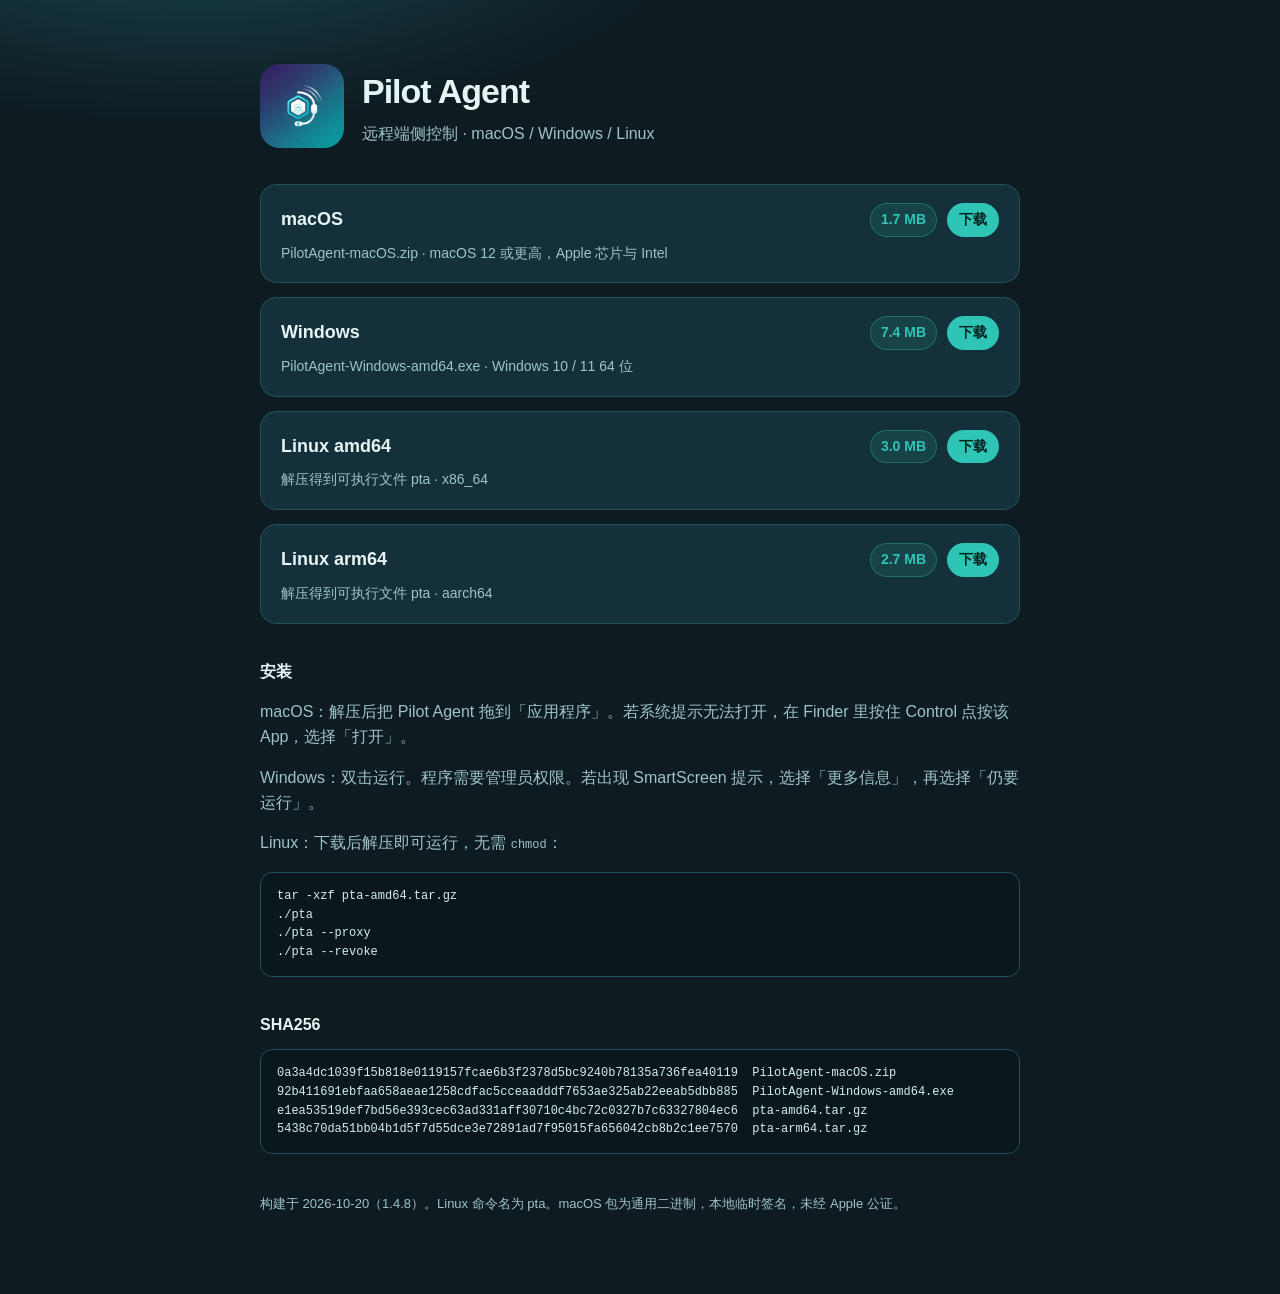
<file: index.html>
<!doctype html>
<html lang="zh-CN">
  <head>
    <meta charset="utf-8" />
    <meta name="viewport" content="width=device-width, initial-scale=1" />
    <meta name="color-scheme" content="dark" />
    <meta name="theme-color" content="#10242c" />
    <meta name="description" content="Pilot Agent：macOS、Windows 与 Linux (pta) 下载。" />
    <title>Pilot Agent</title>
    <link rel="icon" href="assets/pilot-agent-256.png" />
    <style>
      :root {
        color-scheme: dark;
        --bg: #0e1c22;
        --card: #14303a;
        --line: #24515c;
        --text: #e7f4f4;
        --muted: #9ec4c6;
        --accent: #2ec4b6;
        --accent-ink: #06221f;
      }
      * { box-sizing: border-box; }
      body {
        margin: 0;
        min-height: 100vh;
        font: 16px/1.55 "PingFang SC", "Hiragino Sans GB", "Microsoft YaHei", sans-serif;
        color: var(--text);
        background:
          radial-gradient(900px 420px at 15% -10%, #1a4d55 0%, transparent 60%),
          var(--bg);
      }
      main {
        width: min(760px, calc(100% - 32px));
        margin: 0 auto;
        padding: 64px 0 80px;
      }
      header {
        display: flex;
        gap: 18px;
        align-items: center;
        margin-bottom: 36px;
      }
      header img {
        width: 84px;
        height: 84px;
        border-radius: 20px;
      }
      h1 {
        margin: 0;
        font-size: 34px;
        letter-spacing: -0.03em;
      }
      .sub {
        margin: 4px 0 0;
        color: var(--muted);
      }
      .cards {
        display: grid;
        gap: 14px;
      }
      a.card {
        display: block;
        text-decoration: none;
        color: inherit;
        background: var(--card);
        border: 1px solid var(--line);
        border-radius: 16px;
        padding: 18px 20px;
      }
      a.card:hover { border-color: var(--accent); }
      .row {
        display: flex;
        justify-content: space-between;
        gap: 16px;
        align-items: center;
      }
      .name { font-size: 18px; font-weight: 650; }
      .actions {
        display: flex;
        align-items: center;
        gap: 10px;
        flex: none;
      }
      .size {
        font-variant-numeric: tabular-nums;
        font-weight: 650;
        font-size: 14px;
        color: var(--accent);
        background: rgba(46, 196, 182, 0.12);
        border: 1px solid rgba(46, 196, 182, 0.35);
        border-radius: 999px;
        padding: 5px 10px;
        min-width: 4.5em;
        text-align: center;
      }
      .get {
        background: var(--accent);
        color: var(--accent-ink);
        font-weight: 700;
        border-radius: 999px;
        padding: 6px 12px;
        font-size: 14px;
      }
      .meta, .note, footer { color: var(--muted); }
      .meta { margin: 6px 0 0; font-size: 14px; }
      section { margin-top: 36px; }
      h2 { font-size: 16px; margin: 0 0 8px; }
      code, pre {
        font-family: ui-monospace, SFMono-Regular, Menlo, Consolas, monospace;
        font-size: 12px;
      }
      pre {
        overflow: auto;
        padding: 14px 16px;
        border-radius: 12px;
        background: #0a171b;
        border: 1px solid var(--line);
        color: #d5eeee;
      }
      footer { margin-top: 40px; font-size: 13px; }
    </style>
  </head>
  <body>
    <main>
      <header>
        <img src="assets/pilot-agent-256.png" alt="" width="84" height="84" />
        <div>
          <h1>Pilot Agent</h1>
          <p class="sub">远程端侧控制 · macOS / Windows / Linux</p>
        </div>
      </header>

      <div class="cards">
        <a class="card" href="downloads/PilotAgent-macOS.zip" data-file="PilotAgent-macOS.zip">
          <div class="row">
            <span class="name">macOS</span>
            <span class="actions">
              <span class="size" data-size>1.7 MB</span>
              <span class="get">下载</span>
            </span>
          </div>
          <p class="meta">PilotAgent-macOS.zip · macOS 12 或更高，Apple 芯片与 Intel</p>
        </a>
        <a class="card" href="downloads/PilotAgent-Windows-amd64.exe" data-file="PilotAgent-Windows-amd64.exe">
          <div class="row">
            <span class="name">Windows</span>
            <span class="actions">
              <span class="size" data-size>7.4 MB</span>
              <span class="get">下载</span>
            </span>
          </div>
          <p class="meta">PilotAgent-Windows-amd64.exe · Windows 10 / 11 64 位</p>
        </a>
        <a class="card" href="downloads/pta-amd64.tar.gz" data-file="pta-amd64.tar.gz">
          <div class="row">
            <span class="name">Linux amd64</span>
            <span class="actions">
              <span class="size" data-size>3.0 MB</span>
              <span class="get">下载</span>
            </span>
          </div>
          <p class="meta">解压得到可执行文件 pta · x86_64</p>
        </a>
        <a class="card" href="downloads/pta-arm64.tar.gz" data-file="pta-arm64.tar.gz">
          <div class="row">
            <span class="name">Linux arm64</span>
            <span class="actions">
              <span class="size" data-size>2.7 MB</span>
              <span class="get">下载</span>
            </span>
          </div>
          <p class="meta">解压得到可执行文件 pta · aarch64</p>
        </a>
      </div>

      <section>
        <h2>安装</h2>
        <p class="note">macOS：解压后把 Pilot Agent 拖到「应用程序」。若系统提示无法打开，在 Finder 里按住 Control 点按该 App，选择「打开」。</p>
        <p class="note">Windows：双击运行。程序需要管理员权限。若出现 SmartScreen 提示，选择「更多信息」，再选择「仍要运行」。</p>
        <p class="note">Linux：下载后解压即可运行，无需 <code>chmod</code>：</p>
        <pre>tar -xzf pta-amd64.tar.gz
./pta
./pta --proxy
./pta --revoke</pre>
      </section>

      <section>
        <h2>SHA256</h2>
        <pre id="sums">
0a3a4dc1039f15b818e0119157fcae6b3f2378d5bc9240b78135a736fea40119  PilotAgent-macOS.zip
92b411691ebfaa658aeae1258cdfac5cceaadddf7653ae325ab22eeab5dbb885  PilotAgent-Windows-amd64.exe
e1ea53519def7bd56e393cec63ad331aff30710c4bc72c0327b7c63327804ec6  pta-amd64.tar.gz
5438c70da51bb04b1d5f7d55dce3e72891ad7f95015fa656042cb8b2c1ee7570  pta-arm64.tar.gz
</pre>
      </section>

      <footer>构建于 2026-10-20（1.4.8）。Linux 命令名为 pta。macOS 包为通用二进制，本地临时签名，未经 Apple 公证。</footer>
    </main>
    <script>
      function formatBytes(n) {
        n = Number(n);
        if (!n || n < 0) return "";
        if (n < 1024 * 1024) {
          var kb = n / 1024;
          return (kb < 10 ? kb.toFixed(1) : Math.round(kb)) + " KB";
        }
        var mb = n / (1024 * 1024);
        return mb.toFixed(1) + " MB";
      }

      document.querySelectorAll("a.card[href]").forEach(function (card) {
        var el = card.querySelector("[data-size]");
        if (!el) return;
        fetch(card.getAttribute("href"), { method: "HEAD", cache: "no-cache" })
          .then(function (r) {
            var len = r.headers.get("content-length");
            var text = formatBytes(len);
            if (text) el.textContent = text;
          })
          .catch(function () {});
      });

      fetch("downloads/SHA256SUMS.txt")
        .then(function (r) { return r.text(); })
        .then(function (t) { document.getElementById("sums").textContent = t.trim(); })
        .catch(function () {
          document.getElementById("sums").textContent =
            "请打开 downloads/SHA256SUMS.txt 查看校验和";
        });
    </script>
  </body>
</html>
</file>
